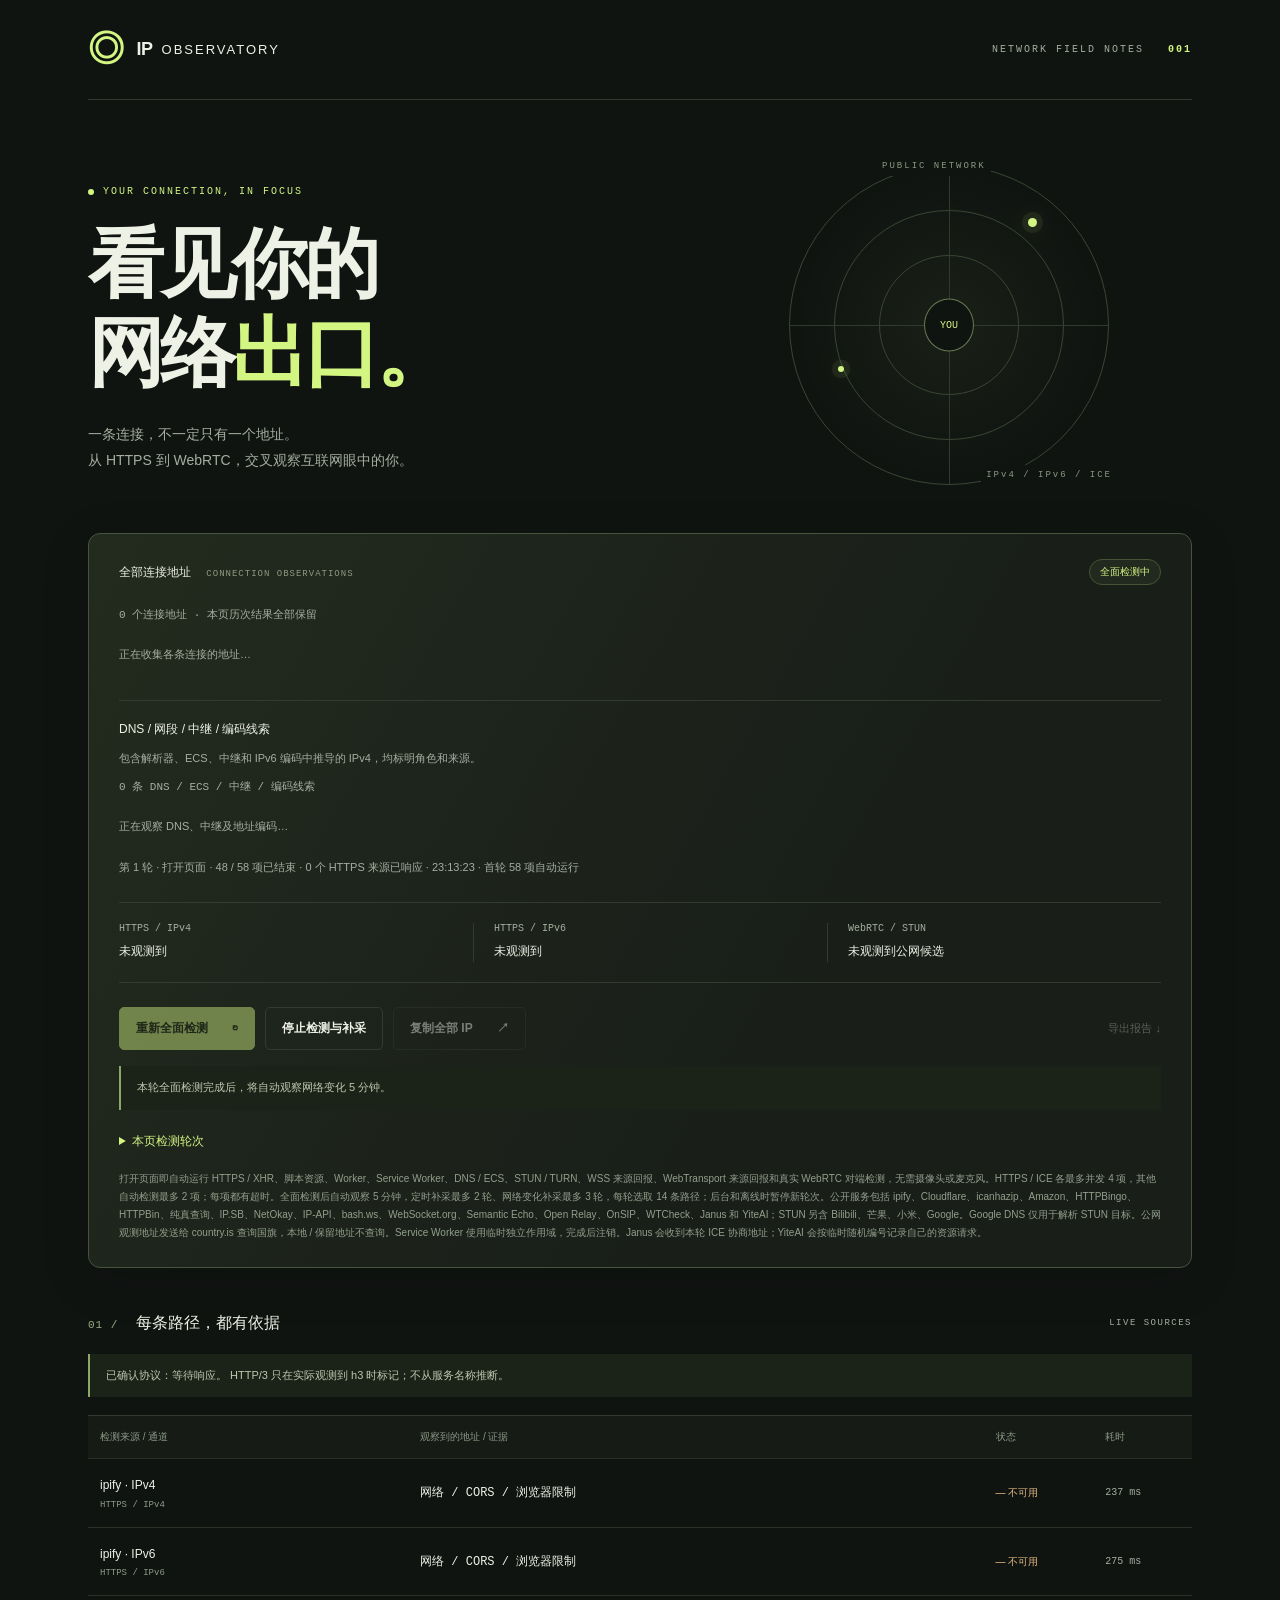
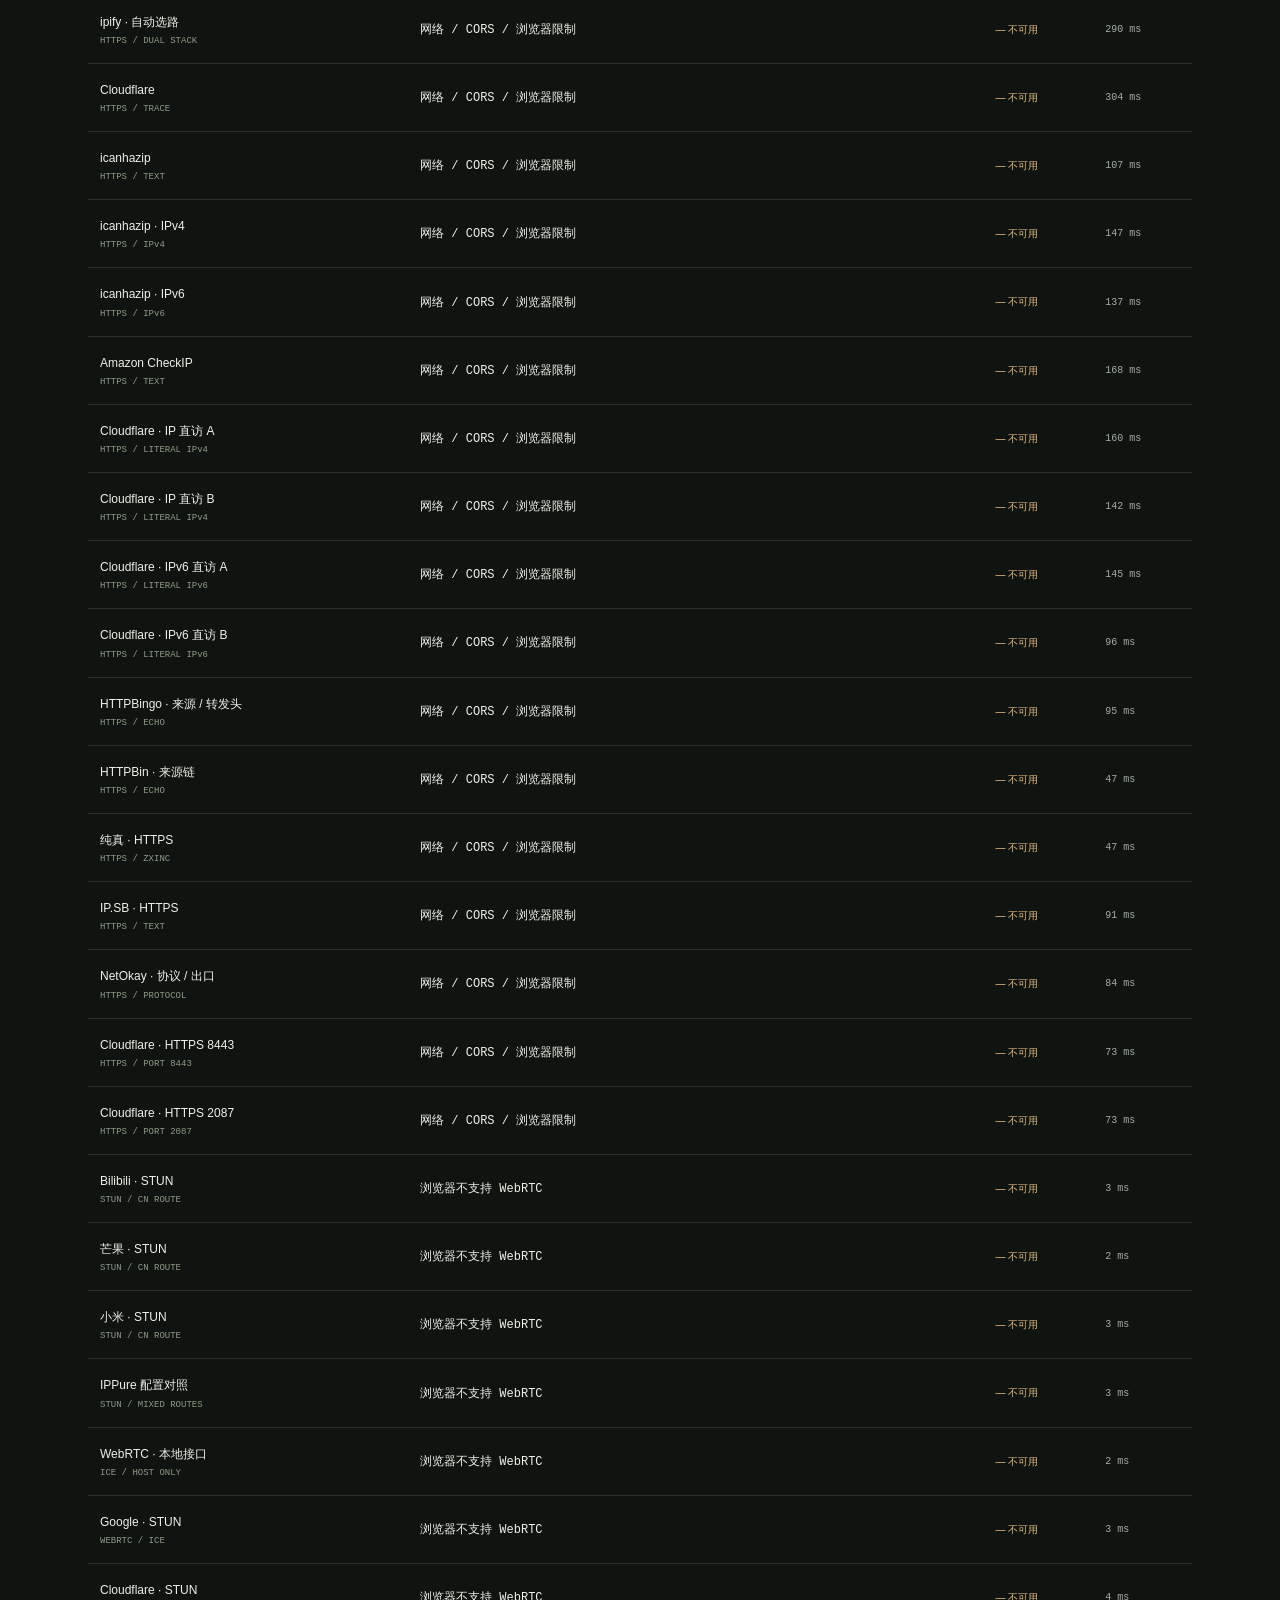
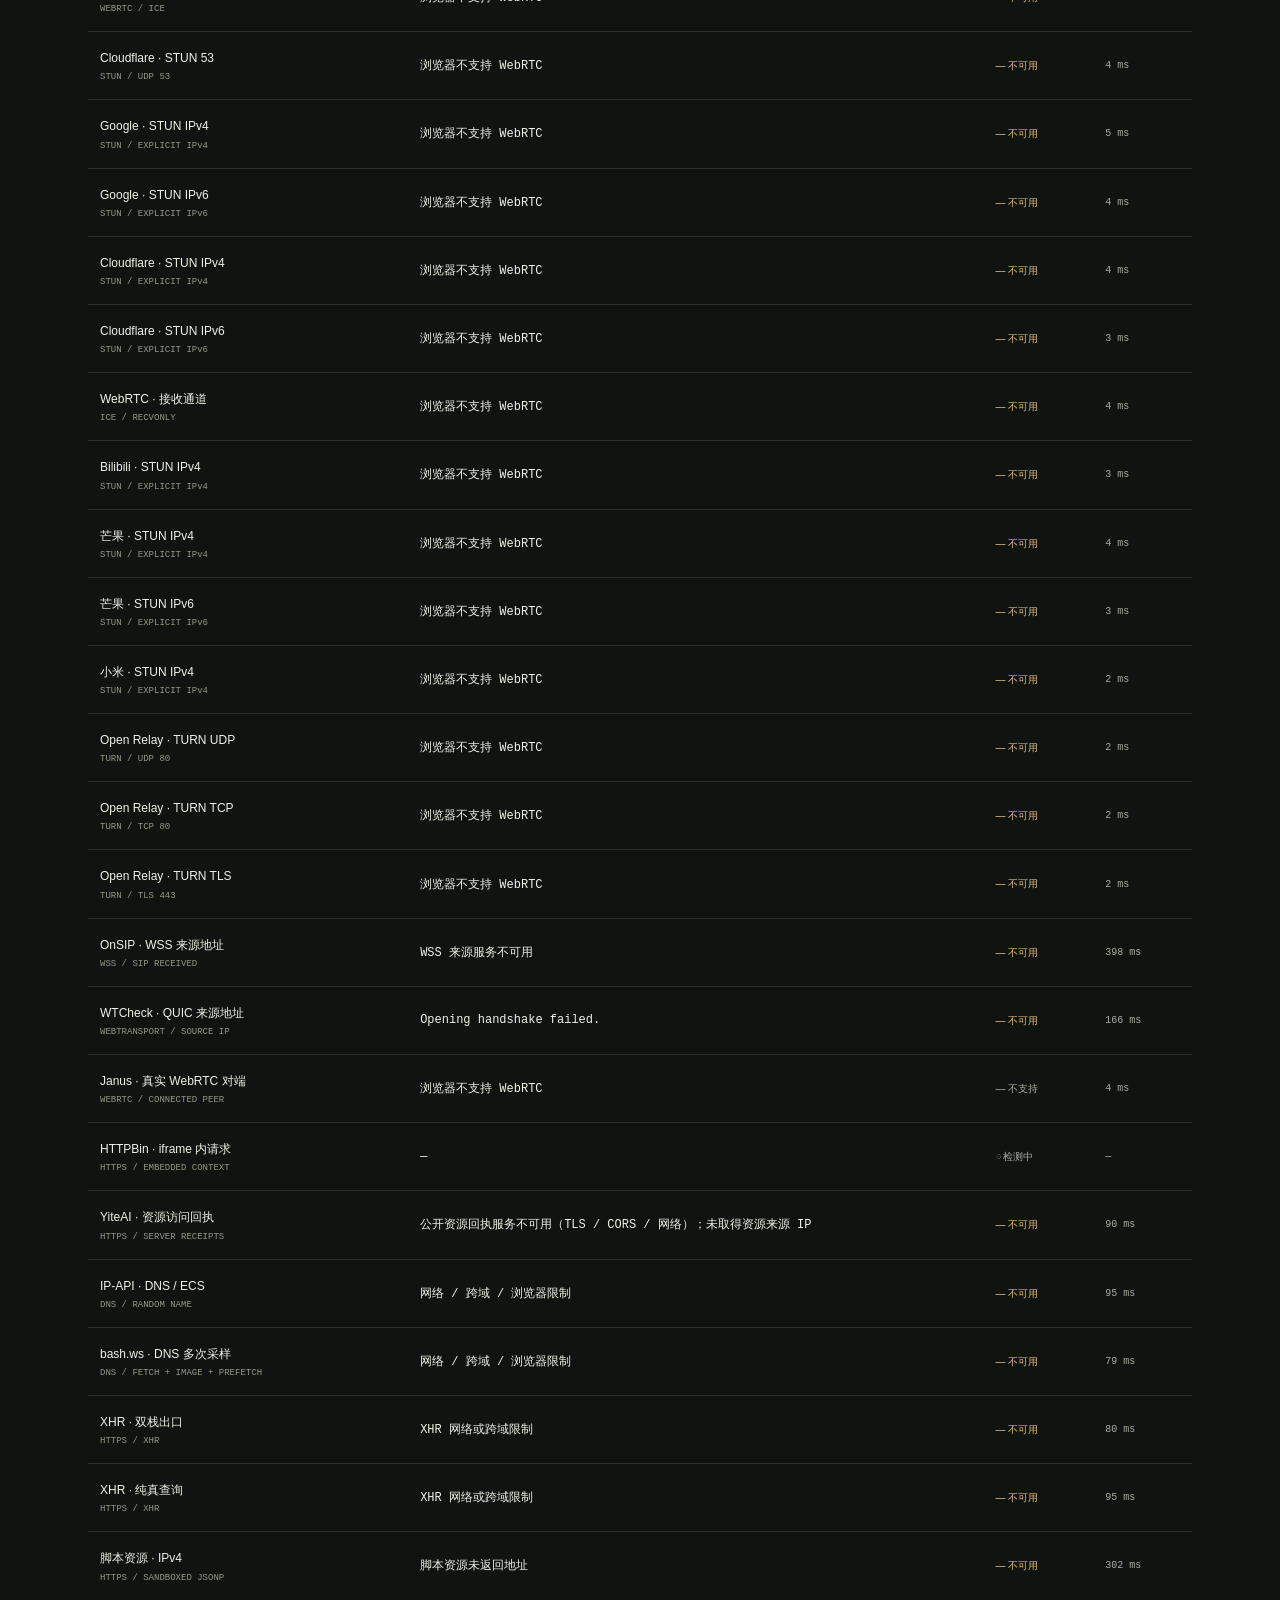
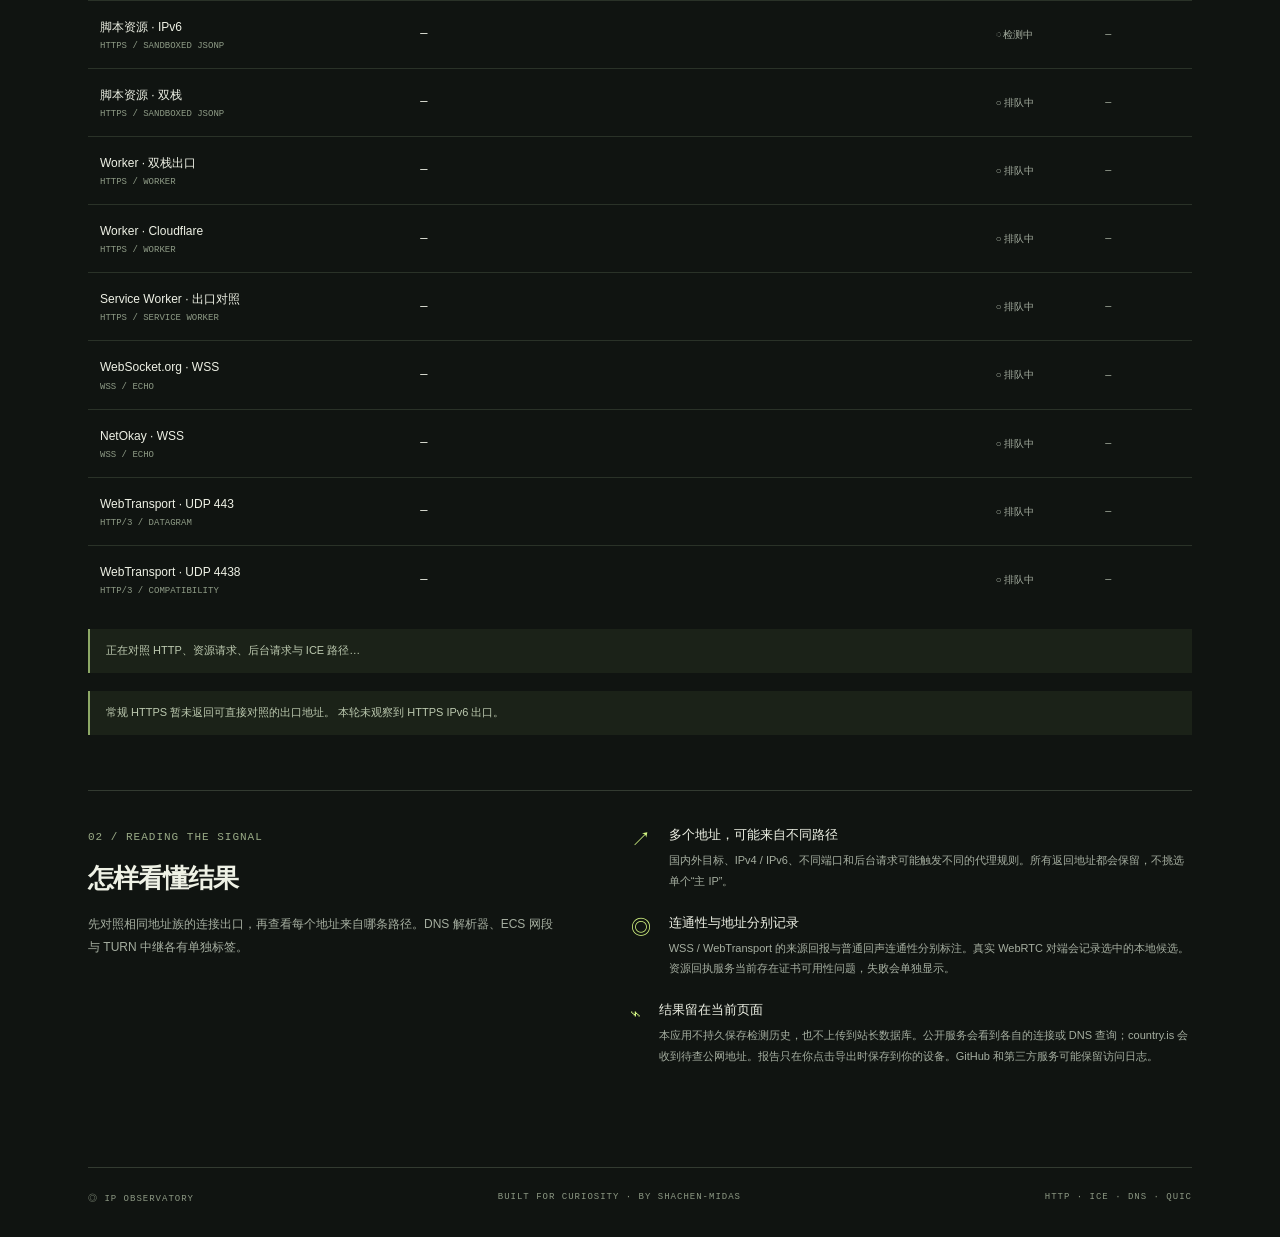
<file: index.html>
<!doctype html>
<html lang="zh-CN" data-asset-version="20261010-9">
<head>
  <meta charset="utf-8">
  <meta name="viewport" content="width=device-width, initial-scale=1">
  <meta name="description" content="自动对照 HTTPS、WebRTC、DNS、后台请求与网络协议，展示全部观测地址及国旗。">
  <meta name="referrer" content="no-referrer">
  <meta http-equiv="Content-Security-Policy" content="default-src 'self'; script-src 'self'; style-src 'self'; connect-src https: wss://echo.websocket.org wss://netokay.net wss://edge.sip.onsip.com; img-src 'self' data: https://*.bash.ws https://dev.yiteai.com; frame-src 'self' https://httpbin.org https://dev.yiteai.com; worker-src 'self'; base-uri 'none'; form-action 'none'; object-src 'none'">
  <meta name="theme-color" content="#101411">
  <title>IP Observatory · 看见你的网络出口</title>
  <link rel="icon" href="./favicon.svg" type="image/svg+xml">
  <link rel="stylesheet" href="./style.css">
  <script src="./context-probe.js" defer></script>
  <script src="./peer-probe.js" defer></script>
  <script src="./probes.js" defer></script>
  <script src="./sampling.js" defer></script>
  <script src="./app.js" defer></script>
</head>
<body>
  <div class="shell">
    <header><a class="brand" href="./" aria-label="IP Observatory 首页"><span class="brand-icon">◎</span> IP<span class="brand-light">OBSERVATORY</span></a><span class="edition">NETWORK FIELD NOTES <b>001</b></span></header>
    <main>
      <section class="intro"><div><p class="eyebrow"><span class="dot"></span> YOUR CONNECTION, IN FOCUS</p><h1>看见你的<br>网络<span class="accent">出口。</span></h1><p class="lede">一条连接，不一定只有一个地址。<br>从 HTTPS 到 WebRTC，交叉观察互联网眼中的你。</p></div><div class="radar" aria-hidden="true"><div class="ring r1"></div><div class="ring r2"></div><div class="ring r3"></div><div class="cross horizontal"></div><div class="cross vertical"></div><span class="radar-center">YOU</span><span class="radar-point p1"></span><span class="radar-point p2"></span><span class="radar-label">PUBLIC NETWORK</span><span class="radar-number">IPv4 / IPv6 / ICE</span></div></section>
      <section class="reading" aria-labelledby="reading-title">
        <div class="section-top"><h2 id="reading-title">全部连接地址 <span>CONNECTION OBSERVATIONS</span></h2><span id="run-status" role="status">准备检测</span></div>
        <p id="address-count" class="address-count" role="status">等待检测程序启动…</p><div id="all-addresses" class="address-grid"></div>
        <div class="clue-section"><h3>DNS / 网段 / 中继 / 编码线索</h3><p class="muted">包含解析器、ECS、中继和 IPv6 编码中推导的 IPv4，均标明角色和来源。</p><p id="network-address-count" class="address-count" role="status">等待网络线索…</p><div id="network-addresses" class="address-grid"></div></div>
        <p id="observation-note" class="muted">等待查询源响应。历次结果仅保留在本次打开的页面中。</p>
        <div class="metrics"><div><span>HTTPS / IPv4</span><strong id="ipv4">等待启动</strong></div><div><span>HTTPS / IPv6</span><strong id="ipv6">等待启动</strong></div><div><span>WebRTC / STUN</span><strong id="rtc-summary">等待启动</strong></div></div>
        <div class="action-row"><button id="refresh" class="button primary">重新全面检测 <span>↻</span></button><button id="stop" class="button secondary" disabled>停止检测与补采</button><button id="copy" class="button secondary" disabled>复制全部 IP <span>↗</span></button><button id="export" class="text-button" disabled>导出报告 ↓</button></div>
        <p id="sampling-summary" class="observation" role="status">首轮完成后自动观察网络变化。</p>
        <details class="round-history"><summary>本页检测轮次</summary><ol id="round-list"></ol></details>
        <p class="disclosure">打开页面即自动运行 HTTPS / XHR、脚本资源、Worker、Service Worker、DNS / ECS、STUN / TURN、WSS 来源回报、WebTransport 来源回报和真实 WebRTC 对端检测，无需摄像头或麦克风。HTTPS / ICE 各最多并发 4 项，其他自动检测最多 2 项；每项都有超时。全面检测后自动观察 5 分钟，定时补采最多 2 轮、网络变化补采最多 3 轮，每轮选取 14 条路径；后台和离线时暂停新轮次。公开服务包括 ipify、Cloudflare、icanhazip、Amazon、HTTPBingo、HTTPBin、纯真查询、IP.SB、NetOkay、IP-API、bash.ws、WebSocket.org、Semantic Echo、Open Relay、OnSIP、WTCheck、Janus 和 YiteAI；STUN 另含 Bilibili、芒果、小米、Google。Google DNS 仅用于解析 STUN 目标。公网观测地址发送给 country.is 查询国旗，本地 / 保留地址不查询。Service Worker 使用临时独立作用域，完成后注销。Janus 会收到本轮 ICE 协商地址；YiteAI 会按临时随机编号记录自己的资源请求。</p>
      </section>
      <section class="sources" aria-labelledby="sources-title"><div class="section-heading"><h2 id="sources-title"><span class="index">01 /</span> 每条路径，都有依据</h2><span class="mono">LIVE SOURCES</span></div><p id="protocol-summary" class="observation" role="status">正在观察 HTTP / QUIC 协议…</p><div class="table-wrap"><table><thead><tr><th>检测来源 / 通道</th><th>观察到的地址 / 证据</th><th>状态</th><th>耗时</th></tr></thead><tbody id="source-rows"></tbody></table></div><p id="path-summary" class="observation" role="status">正在准备路径对照…</p><p id="comparison" class="observation" role="status">正在对照各来源的观测结果…</p></section>
      <section class="explain"><div><span class="index">02 / READING THE SIGNAL</span><h2>怎样看懂结果</h2><p>先对照相同地址族的连接出口，再查看每个地址来自哪条路径。DNS 解析器、ECS 网段与 TURN 中继各有单独标签。</p></div><div class="notes"><article><span>↗</span><div><h3>多个地址，可能来自不同路径</h3><p>国内外目标、IPv4 / IPv6、不同端口和后台请求可能触发不同的代理规则。所有返回地址都会保留，不挑选单个“主 IP”。</p></div></article><article><span>◎</span><div><h3>连通性与地址分别记录</h3><p>WSS / WebTransport 的来源回报与普通回声连通性分别标注。真实 WebRTC 对端会记录选中的本地候选。资源回执服务当前存在证书可用性问题，失败会单独显示。</p></div></article><article><span>⌁</span><div><h3>结果留在当前页面</h3><p>本应用不持久保存检测历史，也不上传到站长数据库。公开服务会看到各自的连接或 DNS 查询；country.is 会收到待查公网地址。报告只在你点击导出时保存到你的设备。GitHub 和第三方服务可能保留访问日志。</p></div></article></div></section>
      <noscript><p class="observation">此检测需要 JavaScript。请启用后重新加载页面。</p></noscript>
      <p id="notice" class="notice" role="status">若检测长时间未启动，请重新加载页面，并确认浏览器允许 JavaScript。</p>
    </main>
    <footer><span>◎ IP OBSERVATORY</span><span>BUILT FOR CURIOSITY · BY SHACHEN-MIDAS</span><span>HTTP · ICE · DNS · QUIC</span></footer>
  </div>
</body>
</html>
</file>
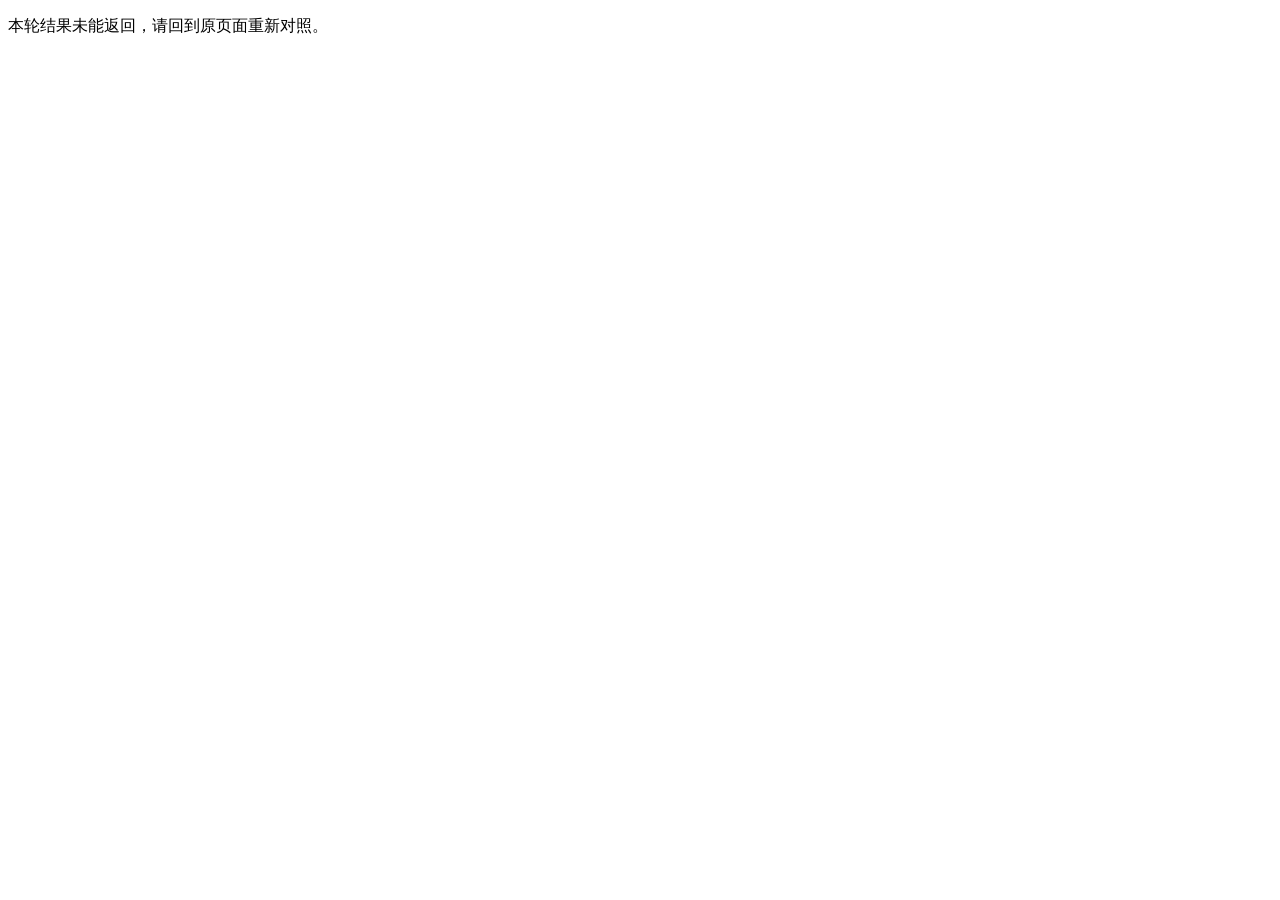
<file: context-probe.html>
<!doctype html>
<html lang="zh-CN">
<head>
  <meta charset="utf-8">
  <meta name="referrer" content="no-referrer">
  <meta http-equiv="Content-Security-Policy" content="default-src 'none'; script-src 'self'; base-uri 'none'; form-action 'none'">
  <title>IP Observatory · 对照结果</title>
  <script src="./context-probe.js" defer></script>
</head>
<body><p id="context-status">正在将本轮结果返回检测页面…</p></body>
</html>
</file>
<file: style.css>
:root{color-scheme:dark;--bg:#101411;--panel:#191e19;--line:#333b31;--text:#eef1e5;--muted:#a5aea0;--lime:#d3f582;--mono:ui-monospace,SFMono-Regular,Consolas,monospace}*{box-sizing:border-box}body{margin:0;background:var(--bg);color:var(--text);font-family:Inter,-apple-system,BlinkMacSystemFont,"Segoe UI","PingFang SC","Microsoft YaHei",sans-serif}button,a{-webkit-tap-highlight-color:transparent}button{font:inherit;cursor:pointer}button:disabled{cursor:default;opacity:.45}button:focus-visible,a:focus-visible{outline:2px solid var(--lime);outline-offset:5px}a{color:inherit;text-decoration:none}.shell{max-width:1200px;padding:0 48px;margin:auto}header{height:100px;display:flex;justify-content:space-between;align-items:center;border-bottom:1px solid var(--line)}.brand{display:flex;gap:9px;align-items:center;font-weight:800;font-size:18px;letter-spacing:-.5px}.brand-icon{font-size:36px;color:var(--lime);margin-right:4px}.brand-light{font-weight:400;font-size:13px;letter-spacing:2px}.edition{font:10px var(--mono);letter-spacing:2px;color:var(--muted)}.edition b{color:var(--lime);margin-left:16px}.intro{display:grid;grid-template-columns:1.2fr 1fr;align-items:center;gap:35px;padding:65px 0 48px}.eyebrow{font:10px var(--mono);letter-spacing:2px;color:var(--lime);display:flex;align-items:center;gap:9px}.dot{width:6px;height:6px;background:var(--lime);border-radius:50%;display:inline-block}h1{font-size:clamp(48px,6vw,76px);line-height:1.17;letter-spacing:-4px;margin:23px 0}.accent{color:var(--lime)}.lede{font-size:14px;line-height:1.9;color:var(--muted);margin:0}.radar{width:320px;height:320px;justify-self:center;position:relative;background:radial-gradient(circle,#d3f5820d,transparent 68%)}.ring{border:1px solid #3a4633;border-radius:50%;position:absolute;inset:0}.r2{inset:45px}.r3{inset:90px}.cross{position:absolute;background:#303b2d}.horizontal{height:1px;width:100%;top:50%}.vertical{width:1px;height:100%;left:50%}.radar-center{position:absolute;top:50%;left:50%;transform:translate(-50%,-50%);border:1px solid #687751;background:var(--bg);border-radius:50%;padding:20px 15px;font:10px var(--mono);color:var(--lime)}.radar-point{width:9px;height:9px;border-radius:50%;background:var(--lime);position:absolute;box-shadow:0 0 0 6px #d3f58212,0 0 24px #d3f58260}.p1{top:53px;right:72px}.p2{bottom:113px;left:49px;width:6px;height:6px}.radar-label,.radar-number{position:absolute;font:9px var(--mono);letter-spacing:2px;color:#899880;background:var(--bg);padding:5px}.radar-label{top:-9px;left:88px}.radar-number{bottom:0;right:-8px}.reading{border:1px solid #48533e;border-radius:12px;padding:25px 30px;background:linear-gradient(120deg,#232b1e,var(--panel) 65%);box-shadow:0 12px 50px #0002}.section-top{display:flex;justify-content:space-between;align-items:center;gap:10px}.section-top h2{font-size:12px;font-weight:500;margin:0}.section-top h2 span{color:#8e9b81;font:9px var(--mono);letter-spacing:1px;margin-left:12px}#run-status{font-size:10px;color:var(--lime);background:#d3f5820c;border:1px solid #475336;border-radius:20px;padding:5px 10px;white-space:nowrap}.primary-line{display:flex;align-items:center;gap:20px;justify-content:space-between;margin-top:27px}.primary-ip{font:clamp(25px,4.3vw,52px) var(--mono);font-weight:500;letter-spacing:-2px;color:var(--lime);margin:0;overflow-wrap:anywhere;min-width:0}.icon-button{white-space:nowrap;font-size:11px;color:var(--muted);background:transparent;border:1px solid var(--line);border-radius:6px;padding:9px 12px}.muted{font-size:11px;color:var(--muted);line-height:1.7}.metrics{display:grid;grid-template-columns:1fr 1fr 1fr;border-top:1px solid var(--line);border-bottom:1px solid var(--line);margin-top:25px;padding:20px 0;gap:20px}.metrics>div+div{border-left:1px solid var(--line);padding-left:20px}.metrics span{display:block;font:10px var(--mono);color:var(--muted);margin-bottom:9px}.metrics strong{font:12px var(--mono);line-height:1.6;overflow-wrap:anywhere;display:block}.action-row{display:flex;gap:10px;margin-top:24px;align-items:center}.button{font-size:12px;font-weight:600;padding:12px 16px;border-radius:5px;border:1px solid var(--line);display:flex;gap:24px;justify-content:space-between}.primary{background:var(--lime);color:#1c2714;border-color:var(--lime)}.secondary{background:transparent;color:var(--text)}.button:hover:not(:disabled){filter:brightness(1.13)}.text-button{background:none;border:0;color:var(--muted);font-size:11px;margin-left:auto;padding:12px 0}.disclosure{font-size:10px;line-height:1.8;color:#929e8b;margin:17px 0 0}.sources{margin-top:45px}.section-heading{display:flex;justify-content:space-between;align-items:center;margin-bottom:20px}.section-heading h2{font-size:16px;font-weight:500;margin:0}.index{font:11px var(--mono);color:#9aab87;letter-spacing:1px;margin-right:13px}.mono{font:9px var(--mono);letter-spacing:1.5px;color:var(--muted)}.table-wrap{overflow-x:auto;border-top:1px solid var(--line)}table{width:100%;border-collapse:collapse;text-align:left;font-size:12px}th{color:#8b9784;font-weight:400;font-size:10px;padding:14px 12px;background:#161b16}td{padding:17px 12px;border-top:1px solid #2a3228;line-height:1.6}td:first-child{width:29%}td:nth-child(2){font:12px var(--mono);overflow-wrap:anywhere;max-width:350px}td:last-child{font:10px var(--mono);color:var(--muted);white-space:nowrap}td small{display:block;font:9px var(--mono);color:#8e9b86;margin-top:4px}.status{font-size:10px;white-space:nowrap;color:var(--muted)}.status.ok{color:var(--lime)}.status.error{color:#e7bc84}.observation{font-size:11px;line-height:1.8;background:#1b2218;border-left:2px solid #8da866;padding:12px 16px;color:#bcc9af;margin:16px 0 0}.explain{border-top:1px solid var(--line);margin-top:55px;padding:35px 0 45px;display:grid;grid-template-columns:1fr 1.2fr;gap:75px}.explain h2{font-size:26px;letter-spacing:-1px;margin:17px 0}.explain p{font-size:12px;line-height:1.9;color:var(--muted);margin:0}.notes article{display:flex;gap:18px;margin-bottom:22px}.notes article>span{color:var(--lime);font-size:20px}.notes h3{font-size:13px;font-weight:500;margin:0 0 6px}.notes p{font-size:11px}footer{border-top:1px solid var(--line);padding:24px 0 35px;display:flex;justify-content:space-between;font:9px var(--mono);letter-spacing:1px;color:#8c9883}.notice{font-size:12px;color:var(--lime);min-height:18px;margin:0 0 15px}@media(max-width:700px){.shell{padding:0 20px}header{height:76px}.edition{display:none}.intro{padding:38px 0 30px;gap:5px;grid-template-columns:1.3fr .8fr}h1{font-size:45px;letter-spacing:-2px}.eyebrow{font-size:8px;letter-spacing:1px}.lede{font-size:11px}.radar{width:135px;height:135px}.r2{inset:20px}.r3{inset:40px}.radar-center{padding:10px 7px;font-size:7px}.p1{top:25px;right:26px}.p2{bottom:40px;left:15px}.radar-label{display:none}.radar-number{font-size:6px;right:-5px;bottom:-16px;letter-spacing:.5px}.reading{padding:20px 17px}.section-top h2 span{display:none}.primary-ip{font-size:29px;letter-spacing:-1px}.primary-line{gap:10px}.metrics{grid-template-columns:1fr;gap:14px;padding:17px 0}.metrics>div{display:grid;grid-template-columns:105px 1fr}.metrics>div+div{padding:0;border:0}.metrics span{margin:3px 0 0}.action-row{flex-wrap:wrap}.button{font-size:11px;padding:11px;gap:10px}.text-button{font-size:10px}.section-heading h2{font-size:14px}.section-heading>.mono{display:none}td,th{padding:12px 8px}td:first-child{min-width:115px}td:nth-child(2){min-width:145px}.explain{grid-template-columns:1fr;gap:27px;margin-top:35px}.explain h2{font-size:24px}footer{gap:20px;line-height:1.7;font-size:8px}footer>span:last-child{display:none}}@media(prefers-reduced-motion:no-preference){.radar-point{animation:signal 4s ease-in-out infinite}.p2{animation-delay:2s}@keyframes signal{50%{box-shadow:0 0 0 10px #d3f58208,0 0 30px #d3f58280}}}

/* Every observed address has equal prominence; long IPv6 strings wrap. */
.address-count{font:11px var(--mono);color:var(--muted);margin:22px 0 12px}
.address-grid{display:grid;grid-template-columns:repeat(auto-fit,minmax(min(100%,310px),1fr));gap:12px}
.address-card{border:1px solid #48533e;border-radius:7px;padding:17px;background:#10141160;min-width:0}
.address-card strong{display:block;font:17px var(--mono);line-height:1.65;color:var(--lime);overflow-wrap:anywhere}
.address-card p{font-size:10px;line-height:1.8;color:var(--muted);margin:9px 0 0;overflow-wrap:anywhere}
.source-address+.source-address{margin-top:14px}

.evidence-tag{display:block;margin-top:8px;color:#b4cb99;font-size:10px;line-height:1.8}
.clue-section{margin-top:25px;padding-top:20px;border-top:1px solid var(--line)}
.clue-section h3{font-size:12px;font-weight:500;margin:0}
.clue-section .address-count{margin-top:12px}
.clue-section .address-card{border-color:#3b464b;background:#121a1a70}
.clue-section .address-card strong{color:#b8dae1}
.status.reachable{color:#9bcad5}.status.partial{color:#dfc391}
.action-row{flex-wrap:wrap}.sources>.observation{margin-bottom:18px}

.address-time{display:block;font:10px var(--mono);line-height:1.8;color:var(--muted);margin-top:7px}
.round-history{margin-top:20px;color:var(--muted);font-size:12px;line-height:1.9}.round-history summary{cursor:pointer;color:var(--lime)}.round-history ol{padding-left:22px}
</file>
